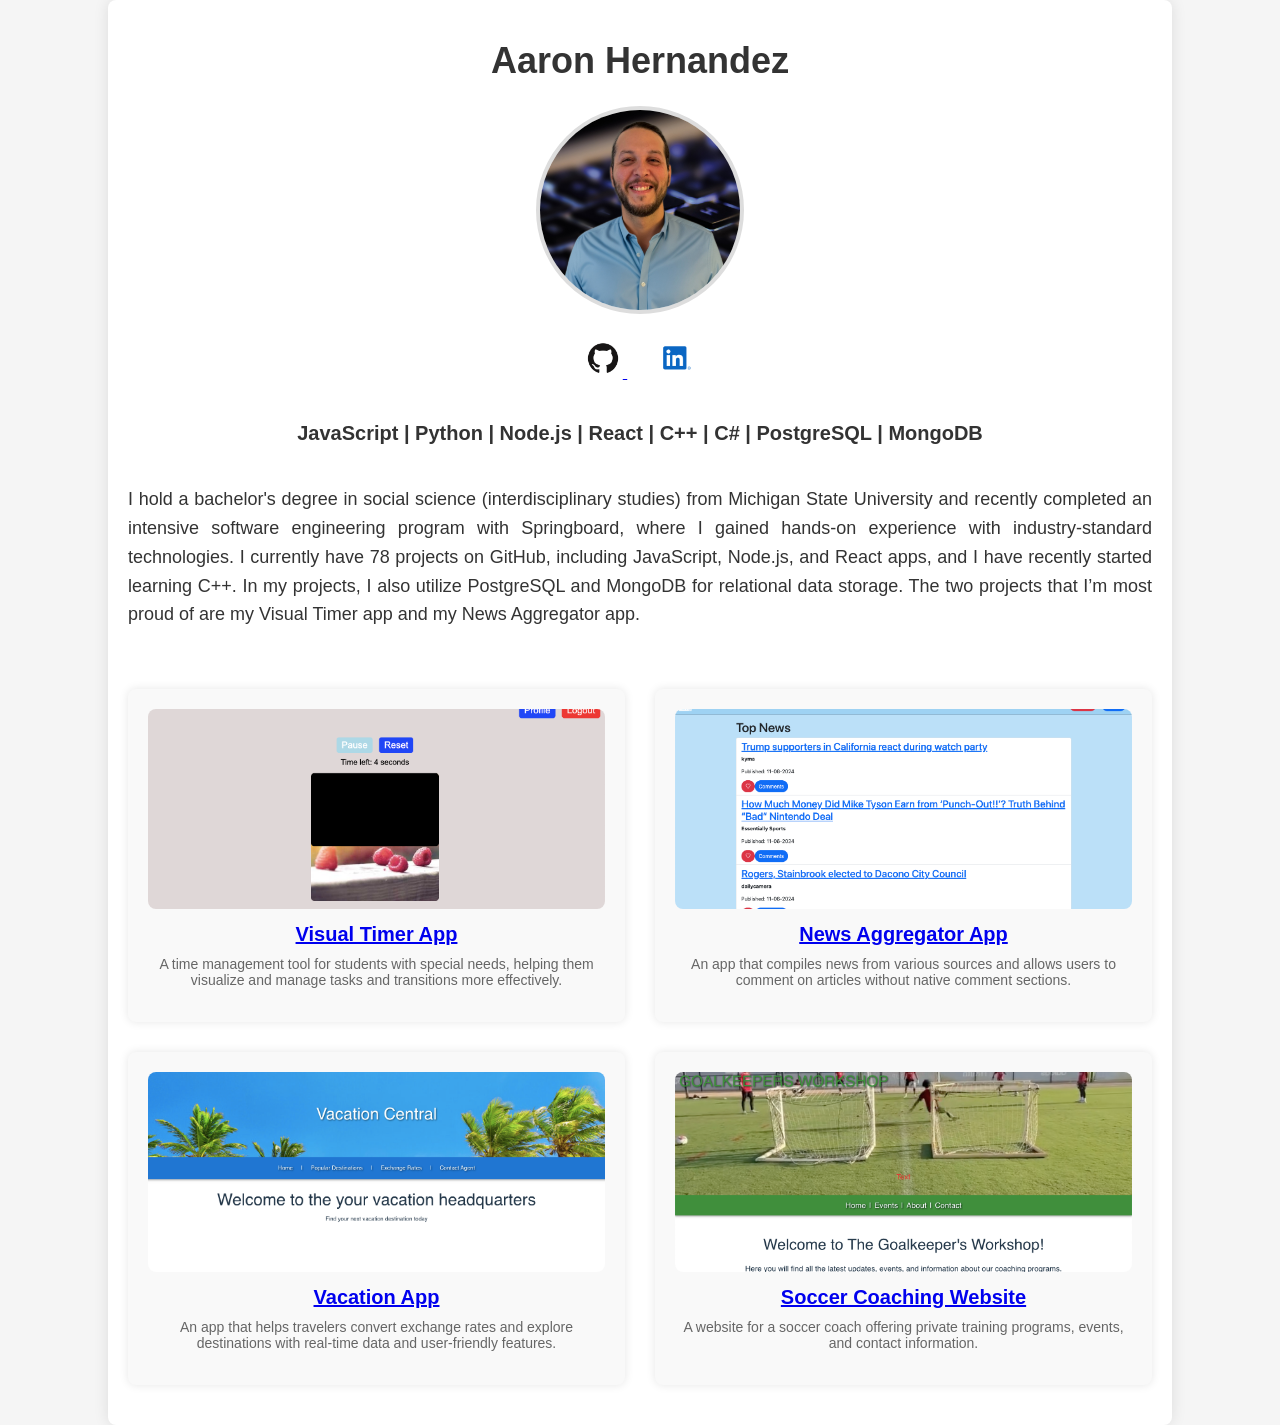
<file: index.html>
<!DOCTYPE html>
<html lang="en">
<head>
    <meta charset="UTF-8">
    <meta name="viewport" content="width=device-width, initial-scale=1.0">
    <title>Aaron Hernandez</title>
    <link rel="stylesheet" href="styles.css">
</head>
<body>
    <div class="container">
        <header>
            <h1>Aaron Hernandez</h1>
        </header>

        <!-- Headshot Section -->
        <div class="headshot-container">
            <img src="resources/aaronHernandez.jpeg" alt="My Headshot" class="headshot">
        </div>

        <!-- Social Links Section -->
        <div class="social-links">
            <a href="https://github.com/herna236/" target="_blank">
                <img src="resources/githublogo.png" alt="GitHub" class="social-icon">
            </a>
            <a href="https://www.linkedin.com/in/aaron-hernandez-a5604090/" target="_blank">
                <img src="resources/linkedin.png" alt="LinkedIn" class="social-icon">
            </a>
        </div>

        <!-- Scrolling Text -->
        <div class="scrolling-text">
            <p>
                JavaScript | Python | Node.js | React | C++ | C# | PostgreSQL | MongoDB
            </p>
        </div>

        <!-- Introduction Section -->
        <section class="intro">
            <p>I hold a bachelor's degree in social science (interdisciplinary studies) from Michigan State University and recently completed an intensive software engineering program with Springboard, where I gained hands-on experience with industry-standard technologies. I currently have 78 projects on GitHub, including JavaScript, Node.js, and React apps, and I have recently started learning C++. In my projects, I also utilize PostgreSQL and MongoDB for relational data storage. The two projects that I’m most proud of are my Visual Timer app and my News Aggregator app.</p>
        </section>

        <!-- Project Thumbnails Section -->
        <section class="projects">
            <div class="project-container">
                <div class="project">
                    <a href="https://github.com/herna236/Visual-Timer" target="_blank">
                        <img src="resources/visualtimer.png" alt="Visual Timer App" class="project-thumbnail">
                        <div class="project-title">Visual Timer App</div>
                    </a>
                    <p class="project-description">A time management tool for students with special needs, helping them visualize and manage tasks and transitions more effectively.</p>
                </div>

                <div class="project">
                    <a href="https://github.com/herna236/News-site" target="_blank">
                        <img src="resources/newsapp.png" alt="News Aggregator App" class="project-thumbnail">
                        <div class="project-title">News Aggregator App</div>
                    </a>
                    <p class="project-description">An app that compiles news from various sources and allows users to comment on articles without native comment sections.</p>
                </div>

                <div class="project">
                    <a href="https://github.com/herna236/vacation" target="_blank">
                        <img src="resources/vacation.png" alt="Vacation App" class="project-thumbnail">
                        <div class="project-title">Vacation App</div>
                    </a>
                    <p class="project-description">An app that helps travelers convert exchange rates and explore destinations with real-time data and user-friendly features.</p>
                </div>

                <div class="project">
                    <a href="https://github.com/herna236/Soccer" target="_blank">
                        <img src="resources/soccer.png" alt="Soccer Coaching Website" class="project-thumbnail">
                        <div class="project-title">Soccer Coaching Website</div>
                    </a>
                    <p class="project-description">A website for a soccer coach offering private training programs, events, and contact information.</p>
                </div>
            </div>
        </section>
    </div>
</body>
</html>
</file>
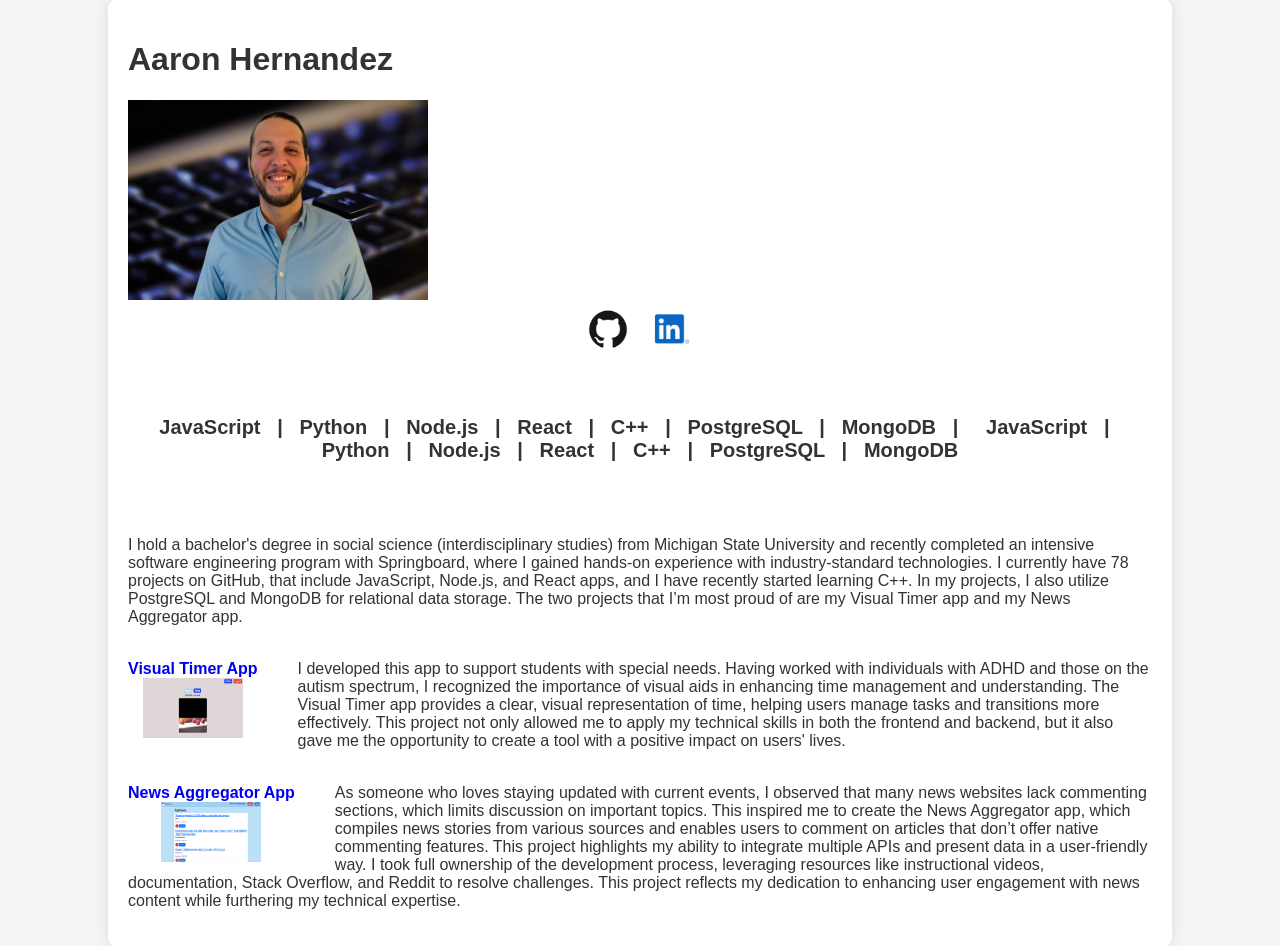
<file: portfolio.html>
<!DOCTYPE html>
<html lang="en">
<head>
    <meta charset="UTF-8">
    <meta name="viewport" content="width=device-width, initial-scale=1.0">
    <title>Aaron Hernandez</title>
    <link rel="stylesheet" href="styles.css">

</head>
<body>
    <div class="container">
        <h1>Aaron Hernandez</h1>

        <img src="resources/aaronHernandez.jpeg" alt="My Headshot" width="300" height="200">

        <div style="text-align: center;">
            <a href="https://github.com/herna236/" target="_blank" style="display: inline-block; margin-right: 10px;">
                <img src="resources/githublogo.png" alt="GitHub" width="50" height="50">
            </a>
            <a href="https://www.linkedin.com/in/aaron-hernandez-a5604090/" target="_blank" style="display: inline-block;">
                <img src="resources/linkedin.png" alt="LinkedIn" width="50" height="50">
            </a>
        </div>


        <br>

        <div class="scrolling-text">
            <p style="font-weight: bold;">
                JavaScript &nbsp; | &nbsp; Python &nbsp; | &nbsp; Node.js &nbsp; | &nbsp; React &nbsp; | &nbsp; C++ &nbsp; | &nbsp; PostgreSQL &nbsp; | &nbsp; MongoDB &nbsp; | &nbsp; &nbsp;
                JavaScript &nbsp; | &nbsp; Python &nbsp; | &nbsp; Node.js &nbsp; | &nbsp; React &nbsp; | &nbsp; C++ &nbsp; | &nbsp; PostgreSQL &nbsp; | &nbsp; MongoDB
            </p>
        </div>


        <br>

        <p>I hold a bachelor's degree in social science (interdisciplinary studies) from Michigan State University and recently completed an intensive software engineering program with Springboard, where I gained hands-on experience with industry-standard technologies. I currently have 78 projects on GitHub, that include JavaScript, Node.js, and React apps, and I have recently started learning C++. In my projects, I also utilize PostgreSQL and MongoDB for relational data storage. The two projects that I’m most proud of are my Visual Timer app and my News Aggregator app.</p>
        <br>
        <p style="margin: 0; padding: 0;">
            <a href="https://github.com/herna236/Visual-Timer" target="_blank" style="text-decoration: none;">
                <div style="float: left; margin: 0; padding-top: 0; padding-right: 2.5em; text-align: center;">
                    <strong>Visual Timer App</strong><br>
                    <img src="resources/visualtimer.png" alt="Visual Timer App" width="100" height="60" style="display: block; margin: 0 auto; padding: 0;">
                </div>
            </a>
            I developed this app to support students with special needs. Having worked with individuals with ADHD and those on the autism spectrum,
            I recognized the importance of visual aids in enhancing time management and understanding. The Visual Timer app provides a clear,
            visual representation of time, helping users manage tasks and transitions more effectively. This project not only allowed me to apply my technical
            skills in both the frontend and backend, but it also gave me the opportunity to create a tool with a positive impact on users' lives.
        </p>
        <br>

        <p style="margin: 0; padding: 0;">
            <a href="https://github.com/herna236/News-site" target="_blank" style="text-decoration: none;">
                <div style="float: left; margin: 0; padding-top: 0; padding-right: 2.5em; text-align: center;">
                    <strong>News Aggregator App</strong><br>
                    <img src="resources/newsapp.png" alt="News Aggregator App" width="100" height="60" style="display: block; margin: 0 auto; padding: 0;">
                </div>
            </a>
            As someone who loves staying updated with current events, I observed that many news websites lack commenting sections, which limits discussion
            on important topics. This inspired me to create the News Aggregator app, which compiles news stories from various sources and enables users
            to comment on articles that don’t offer native commenting features. This project highlights my ability to integrate multiple APIs and present data
            in a user-friendly way. I took full ownership of the development process, leveraging resources like instructional videos, documentation, Stack Overflow,
            and Reddit to resolve challenges. This project reflects my dedication to enhancing user engagement with news content while furthering my technical expertise.
        </p>




    </div>
</body>
</html>
</file>
<file: styles.css>
/* General Styles */
body {
    font-family: 'Arial', sans-serif;
    margin: 0;
    padding: 0;
    background-color: #f5f5f5;
    color: #333;
}

.container {
    width: 80%;
    margin: 0 auto;
    padding: 20px;
    background-color: #fff;
    border-radius: 8px;
    box-shadow: 0 0 15px rgba(0, 0, 0, 0.1);
}

/* Header */
header h1 {
    font-size: 36px;
    color: #333;
    text-align: center;
    margin-top: 20px;
}

/* Headshot Section */
.headshot-container {
    text-align: center;
    margin: 20px 0;
}

.headshot {
    width: 200px;
    height: 200px;
    border-radius: 50%;
    object-fit: cover;
    border: 4px solid #ddd;
}

/* Social Links */
.social-links {
    text-align: center;
    margin-top: 20px;
}

.social-links a {
    margin: 0 15px;
}

.social-icon {
    width: 40px;
    height: 40px;
    transition: transform 0.3s ease;
}

.social-icon:hover {
    transform: scale(1.1);
}

/* Scrolling Text */
.scrolling-text {
    overflow: hidden;
    width: 100%;
    margin: 20px 0;
    text-align: center;
}

.scrolling-text p {
    font-weight: bold;
    font-size: 20px;
    animation: scrollText 15s linear infinite;
}

@keyframes scrollText {
    0% { transform: translateX(100%); }
    100% { transform: translateX(-100%); }
}

/* Introduction Section */
.intro {
    font-size: 18px;
    line-height: 1.6;
    text-align: justify;
    margin-bottom: 40px;
}

/* Project Thumbnails */
.projects {
    margin-top: 40px;
}

.project-container {
    display: grid;
    grid-template-columns: repeat(2, 1fr);
    gap: 30px;
    padding: 20px 0;
}

.project {
    background-color: #f9f9f9;
    padding: 20px;
    border-radius: 8px;
    box-shadow: 0 0 10px rgba(0, 0, 0, 0.1);
    text-align: center;
    transition: transform 0.3s ease, box-shadow 0.3s ease;
}

.project:hover {
    transform: translateY(-5px);
    box-shadow: 0 4px 15px rgba(0, 0, 0, 0.1);
}

.project-thumbnail {
    width: 100%;
    height: 200px;
    object-fit: cover;
    border-radius: 8px;
}

.project-title {
    font-size: 20px;
    margin-top: 10px;
    font-weight: bold;
}

.project-description {
    font-size: 14px;
    color: #666;
    margin-top: 10px;
}
</file>
